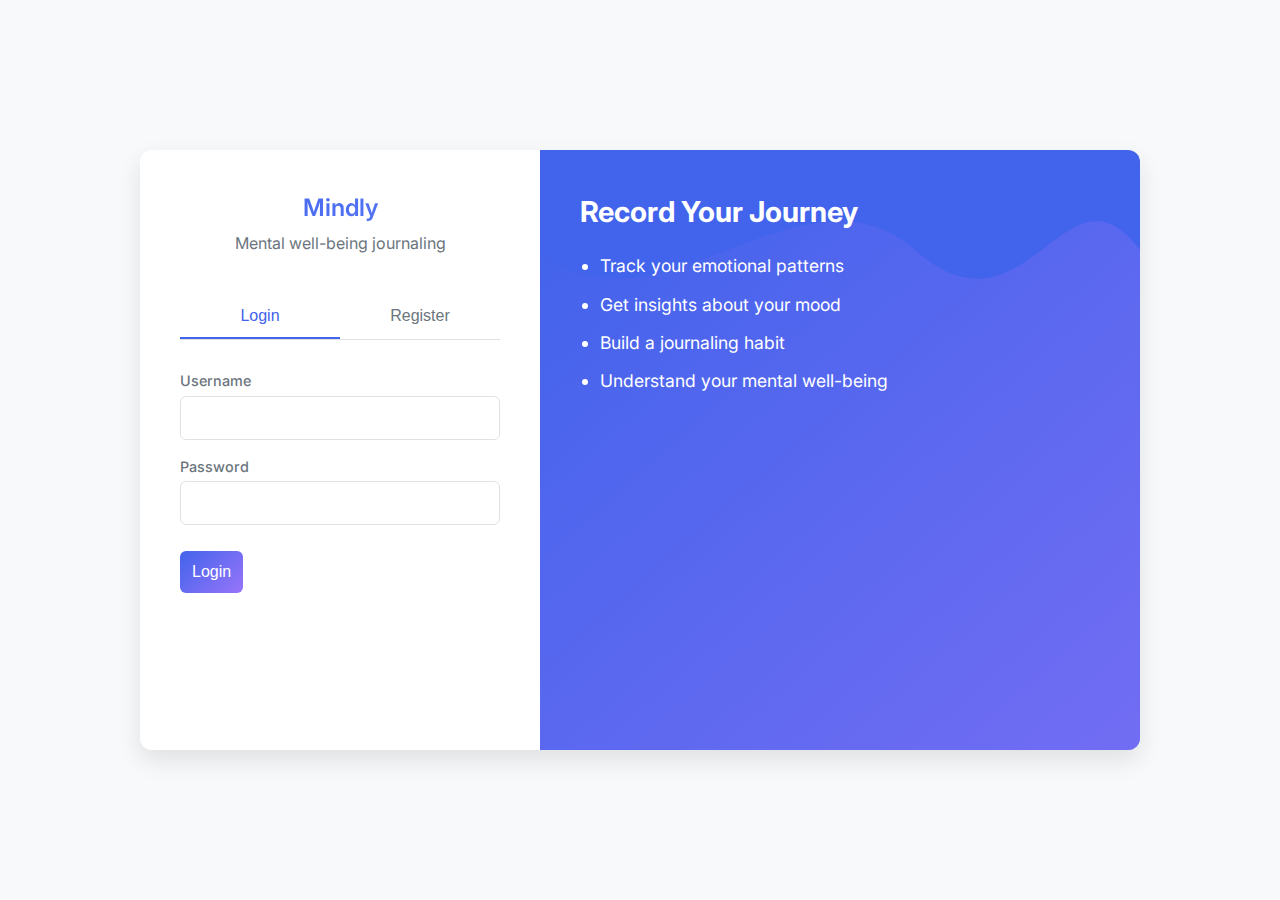
<file: index.html>
<!DOCTYPE html>
<html lang="en">
<head>
    <meta charset="UTF-8">
    <meta name="viewport" content="width=device-width, initial-scale=1.0">
    <title>Mindly - Login</title>
    <link rel="stylesheet" href="css/auth.css">
    <link rel="stylesheet" href="css/styles.css">
    <!-- Google Fonts -->
    <link rel="preconnect" href="https://fonts.googleapis.com">
    <link rel="preconnect" href="https://fonts.gstatic.com" crossorigin>
    <link href="https://fonts.googleapis.com/css2?family=Inter:wght@300;400;500;600;700&display=swap" rel="stylesheet">
</head>
<body>
    <div class="auth-container">
        <div class="auth-card">
            <div class="auth-header">
                <h1 class="logo-text">Mindly</h1>
                <p class="auth-subtitle">Mental well-being journaling</p>
            </div>
            
            <!-- Status Message - Shows login state -->
            <div id="auth-status" style="margin-bottom: 20px; padding: 10px; border-radius: 8px; background-color: #f0f0f0; display: none;">
                <p id="status-message"></p>
                <p style="margin-top: 10px;">
                    <a href="app.html" class="manual-link" style="display: inline-block; padding: 8px 12px; background: #4263eb; color: white; text-decoration: none; border-radius: 4px;">Go to App</a>
                </p>
            </div>
            
            <div class="auth-tabs">
                <button class="auth-tab active" data-tab="login">Login</button>
                <button class="auth-tab" data-tab="register">Register</button>
            </div>
            
            <!-- Login Form -->
            <div class="auth-form-container active" id="login-form">
                <form id="login-form-element">
                    <div class="form-group">
                        <label for="login-username">Username</label>
                        <input type="text" id="login-username" name="username" required>
                    </div>
                    
                    <div class="form-group">
                        <label for="login-password">Password</label>
                        <input type="password" id="login-password" name="password" required>
                    </div>
                    
                    <div class="form-message" id="login-message"></div>
                    
                    <button type="submit" class="auth-button">Login</button>
                </form>
            </div>
            
            <!-- Register Form -->
            <div class="auth-form-container" id="register-form">
                <form id="register-form-element">
                    <div class="form-group">
                        <label for="register-username">Username</label>
                        <input type="text" id="register-username" name="username" minlength="3" maxlength="50" required>
                        <small>3-50 characters, letters, numbers, underscores, and hyphens only</small>
                    </div>
                    
                    <div class="form-group">
                        <label for="register-email">Email</label>
                        <input type="email" id="register-email" name="email" required>
                    </div>
                    
                    <div class="form-group">
                        <label for="register-password">Password</label>
                        <input type="password" id="register-password" name="password" minlength="8" required>
                        <small>At least 8 characters</small>
                    </div>
                    
                    <div class="form-group">
                        <label for="register-confirm-password">Confirm Password</label>
                        <input type="password" id="register-confirm-password" name="confirm_password" required>
                    </div>
                    
                    <div class="form-message" id="register-message"></div>
                    
                    <button type="submit" class="auth-button">Register</button>
                </form>
            </div>
        </div>
        
        <div class="auth-info">
            <div class="auth-features">
                <h2>Record Your Journey</h2>
                <ul>
                    <li>Track your emotional patterns</li>
                    <li>Get insights about your mood</li>
                    <li>Build a journaling habit</li>
                    <li>Understand your mental well-being</li>
                </ul>
            </div>
            
            <div class="auth-bg-image">
                <!-- Decorative SVG pattern -->
                <svg viewBox="0 0 800 600" preserveAspectRatio="none">
                    <path d="M0,100 C150,200 350,0 500,100 C650,200 700,0 800,100 L800,600 L0,600 Z" fill="url(#gradient)" opacity="0.8"></path>
                    <defs>
                        <linearGradient id="gradient" x1="0%" y1="0%" x2="100%" y2="100%">
                            <stop offset="0%" style="stop-color:#4263eb;stop-opacity:0.7" />
                            <stop offset="100%" style="stop-color:#9775fa;stop-opacity:0.7" />
                        </linearGradient>
                    </defs>
                </svg>
            </div>
        </div>
    </div>
    
    <!-- Toast notification container -->
    <div class="toast-container"></div>
    
    <!-- Custom JavaScript for Login/Register -->
    <script>
    document.addEventListener('DOMContentLoaded', function() {
        // Check if already logged in
        const token = localStorage.getItem('mindly_token');
        const userData = localStorage.getItem('mindly_user_data');
        
        if (token && userData) {
            try {
                // Parse user data
                const user = JSON.parse(userData);
                
                // Show logged-in status
                const authStatus = document.getElementById('auth-status');
                const statusMessage = document.getElementById('status-message');
                
                authStatus.style.display = 'block';
                authStatus.style.backgroundColor = '#e8f5e9';
                statusMessage.textContent = `You are logged in as ${user.username}. Redirecting to the app...`;
                
                // Automatically redirect to app
                setTimeout(() => {
                    window.location.href = 'app.html';
                }, 1500);
            } catch (e) {
                console.error('Error parsing user data:', e);
            }
        }
        
        // Tab switching
        const tabs = document.querySelectorAll('.auth-tab');
        tabs.forEach(tab => {
            tab.addEventListener('click', () => {
                // Deactivate all tabs and forms
                document.querySelectorAll('.auth-tab').forEach(t => t.classList.remove('active'));
                document.querySelectorAll('.auth-form-container').forEach(f => f.classList.remove('active'));
                
                // Activate selected tab and form
                tab.classList.add('active');
                const formId = `${tab.dataset.tab}-form`;
                document.getElementById(formId).classList.add('active');
                
                // Clear messages
                document.querySelectorAll('.form-message').forEach(msg => {
                    msg.textContent = '';
                    msg.classList.remove('error', 'success');
                });
            });
        });
        
        // Login form submission
        const loginForm = document.getElementById('login-form-element');
        if (loginForm) {
            loginForm.addEventListener('submit', async function(e) {
                e.preventDefault();
                const username = document.getElementById('login-username').value;
                const password = document.getElementById('login-password').value;
                const messageElement = document.getElementById('login-message');
                
                // Clear previous messages
                messageElement.textContent = '';
                messageElement.classList.remove('error', 'success');
                
                // Add loading state
                const submitButton = loginForm.querySelector('.auth-button');
                submitButton.textContent = 'Logging in...';
                submitButton.disabled = true;
                
                try {
                    // Create form data for OAuth2 password flow
                    const formData = new FormData();
                    formData.append('username', username);
                    formData.append('password', password);
                    
                    // Make API request - use full URL with no /api prefix
                    const response = await fetch('https://api.zyphh.com/api/auth/login', {
                        method: 'POST',
                        body: formData
                    });
                    
                    // Handle response
                    if (response.ok) {
                        const data = await response.json();
                        
                        // Store authentication data
                        localStorage.setItem('mindly_token', data.access_token);
                        localStorage.setItem('mindly_user_data', JSON.stringify({
                            id: data.user_id,
                            username: data.username
                        }));
                        
                        // Show success message
                        messageElement.textContent = 'Login successful! Redirecting...';
                        messageElement.classList.add('success');
                        
                        // AUTOMATIC REDIRECT after successful login
                        setTimeout(() => {
                            window.location.href = 'app.html';
                        }, 1500);
                        
                    } else {
                        const errorData = await response.json().catch(() => ({ detail: 'Login failed' }));
                        throw new Error(errorData.detail || 'Login failed');
                    }
                } catch (error) {
                    // Show error message
                    messageElement.textContent = error.message || 'An error occurred during login';
                    messageElement.classList.add('error');
                    
                    // Log error details
                    console.error('Login error:', error);
                } finally {
                    // Reset button state
                    submitButton.textContent = 'Login';
                    submitButton.disabled = false;
                }
            });
        }
        
        // Register form submission
        const registerForm = document.getElementById('register-form-element');
        if (registerForm) {
            registerForm.addEventListener('submit', async function(e) {
                e.preventDefault();
                const username = document.getElementById('register-username').value;
                const email = document.getElementById('register-email').value;
                const password = document.getElementById('register-password').value;
                const confirmPassword = document.getElementById('register-confirm-password').value;
                const messageElement = document.getElementById('register-message');
                
                // Clear previous messages
                messageElement.textContent = '';
                messageElement.classList.remove('error', 'success');
                
                // Validate passwords match
                if (password !== confirmPassword) {
                    messageElement.textContent = 'Passwords do not match';
                    messageElement.classList.add('error');
                    return;
                }
                
                // Add loading state
                const submitButton = registerForm.querySelector('.auth-button');
                submitButton.textContent = 'Registering...';
                submitButton.disabled = true;
                
                try {
                    // Prepare registration data
                    const registrationData = {
                        username,
                        email,
                        password
                    };
                    
                    // Make API request
                    const response = await fetch('https://api.zyphh.com/api/auth/register', {
                        method: 'POST',
                        headers: {
                            'Content-Type': 'application/json'
                        },
                        body: JSON.stringify(registrationData)
                    });
                    
                    // Handle response
                    if (response.ok) {
                        // Show success message
                        messageElement.textContent = 'Registration successful! You can now log in.';
                        messageElement.classList.add('success');
                        
                        // Clear form
                        registerForm.reset();
                        
                        // Switch to login tab after delay
                        setTimeout(() => {
                            document.querySelector('.auth-tab[data-tab="login"]').click();
                        }, 2000);
                    } else {
                        const errorData = await response.json().catch(() => ({ detail: 'Registration failed' }));
                        throw new Error(errorData.detail || 'Registration failed');
                    }
                } catch (error) {
                    // Show error message
                    messageElement.textContent = error.message || 'An error occurred during registration';
                    messageElement.classList.add('error');
                    
                    // Log error details
                    console.error('Registration error:', error);
                } finally {
                    // Reset button state
                    submitButton.textContent = 'Register';
                    submitButton.disabled = false;
                }
            });
        }
    });
    </script>
</body>
</html>
</file>
<file: css/auth.css>
/* Mindly - Authentication Styles
   Modern, clean design for login/register pages */

   :root {
    /* Colors */
    --auth-bg: #f8f9fa;
    --auth-card-bg: #ffffff;
    --auth-text: #212529;
    --auth-text-secondary: #6c757d;
    --auth-border: #dee2e6;
    --auth-accent: #4263eb;
    --auth-accent-light: #edf2ff;
    --auth-error: #fa5252;
    --auth-success: #40c057;
    
    /* Gradients */
    --auth-gradient: linear-gradient(135deg, #4263eb, #9775fa);
    
    /* Shadows */
    --auth-shadow: 0 10px 25px rgba(0, 0, 0, 0.1);
}

/* Dark theme colors */
[data-theme="dark"] {
    --auth-bg: #1e1e1e;
    --auth-card-bg: #2d2d2d;
    --auth-text: #e9ecef;
    --auth-text-secondary: #adb5bd;
    --auth-border: #444444;
    --auth-accent: #748ffc;
    --auth-accent-light: #364fc7;
    --auth-error: #e03131;
    --auth-success: #37b24d;
}

/* Base styles */
body {
    font-family: 'Inter', -apple-system, BlinkMacSystemFont, 'Segoe UI', Roboto, sans-serif;
    background-color: var(--auth-bg);
    color: var(--auth-text);
    line-height: 1.5;
    -webkit-font-smoothing: antialiased;
    -moz-osx-font-smoothing: grayscale;
    margin: 0;
    padding: 0;
    min-height: 100vh;
    display: flex;
    justify-content: center;
    align-items: center;
}

/* Container layout */
.auth-container {
    display: flex;
    width: 100%;
    max-width: 1000px;
    height: 600px;
    box-shadow: var(--auth-shadow);
    border-radius: 12px;
    overflow: hidden;
    margin: 20px;
}

/* Authentication card */
.auth-card {
    background-color: var(--auth-card-bg);
    flex: 0 0 40%;
    padding: 40px;
    display: flex;
    flex-direction: column;
}

/* Info section with background image */
.auth-info {
    background-color: var(--auth-accent);
    flex: 1;
    padding: 40px;
    position: relative;
    overflow: hidden;
    color: white;
    display: flex;
    flex-direction: column;
    justify-content: space-between;
}

.auth-bg-image {
    position: absolute;
    top: 0;
    left: 0;
    width: 100%;
    height: 100%;
    z-index: 0;
}

.auth-bg-image svg {
    width: 100%;
    height: 100%;
}

/* Header */
.auth-header {
    margin-bottom: 40px;
    text-align: center;
}

.logo-text {
    font-size: 2.5rem;
    font-weight: 600;
    margin: 0;
    background: var(--auth-gradient);
    -webkit-background-clip: text;
    background-clip: text;
    -webkit-text-fill-color: transparent;
}

.auth-subtitle {
    font-size: 1rem;
    color: var(--auth-text-secondary);
    margin-top: 5px;
}

/* Tabs */
.auth-tabs {
    display: flex;
    margin-bottom: 30px;
    border-bottom: 1px solid var(--auth-border);
}

.auth-tab {
    flex: 1;
    padding: 12px;
    background: transparent;
    border: none;
    color: var(--auth-text-secondary);
    font-size: 1rem;
    font-weight: 500;
    cursor: pointer;
    transition: all 0.3s ease;
    border-bottom: 2px solid transparent;
}

.auth-tab:hover {
    color: var(--auth-accent);
}

.auth-tab.active {
    color: var(--auth-accent);
    border-bottom: 2px solid var(--auth-accent);
}

/* Forms */
.auth-form-container {
    display: none;
    flex-direction: column;
    flex: 1;
}

.auth-form-container.active {
    display: flex;
}

.form-group {
    margin-bottom: 20px;
}

.form-group label {
    display: block;
    margin-bottom: 8px;
    font-weight: 500;
    color: var(--auth-text);
}

.form-group input {
    width: 100%;
    padding: 12px;
    border: 1px solid var(--auth-border);
    border-radius: 6px;
    font-size: 1rem;
    background-color: var(--auth-card-bg);
    color: var(--auth-text);
    transition: border-color 0.3s ease;
}

.form-group input:focus {
    outline: none;
    border-color: var(--auth-accent);
}

.form-group small {
    display: block;
    font-size: 0.8rem;
    color: var(--auth-text-secondary);
    margin-top: 5px;
}

/* Button */
.auth-button {
    background: var(--auth-gradient);
    color: white;
    border: none;
    border-radius: 6px;
    padding: 12px;
    font-size: 1rem;
    font-weight: 500;
    cursor: pointer;
    transition: transform 0.2s ease, opacity 0.2s ease;
    margin-top: 10px;
}

.auth-button:hover {
    opacity: 0.9;
}

.auth-button:active {
    transform: scale(0.98);
}

/* Features list */
.auth-features {
    z-index: 1;
    position: relative;
}

.auth-features h2 {
    font-size: 1.8rem;
    margin-bottom: 20px;
}

.auth-features ul {
    padding-left: 20px;
}

.auth-features li {
    margin-bottom: 12px;
    font-size: 1.1rem;
}

/* Form message */
.form-message {
    margin: 10px 0;
    padding: 10px;
    border-radius: 6px;
    font-size: 0.9rem;
    display: none;
}

.form-message.error {
    background-color: rgba(250, 82, 82, 0.1);
    color: var(--auth-error);
    border: 1px solid rgba(250, 82, 82, 0.2);
    display: block;
}

.form-message.success {
    background-color: rgba(64, 192, 87, 0.1);
    color: var(--auth-success);
    border: 1px solid rgba(64, 192, 87, 0.2);
    display: block;
}

/* Toast notifications */
.toast-container {
    position: fixed;
    bottom: 20px;
    right: 20px;
    z-index: 1000;
}

.toast {
    padding: 15px;
    margin-bottom: 15px;
    background-color: var(--auth-card-bg);
    border-radius: 6px;
    box-shadow: 0 4px 10px rgba(0, 0, 0, 0.1);
    display: flex;
    align-items: center;
    gap: 10px;
    animation: slide-in 0.3s ease;
    max-width: 350px;
}

.toast-success {
    border-left: 4px solid var(--auth-success);
}

.toast-error {
    border-left: 4px solid var(--auth-error);
}

.toast-text {
    color: var(--auth-text);
}

@keyframes slide-in {
    from {
        transform: translateX(100%);
        opacity: 0;
    }
    to {
        transform: translateX(0);
        opacity: 1;
    }
}

/* Responsive styles */
@media (max-width: 768px) {
    .auth-container {
        flex-direction: column;
        height: auto;
    }
    
    .auth-card,
    .auth-info {
        flex: none;
        width: 100%;
    }
    
    .auth-info {
        display: none; /* Hide the info section on mobile */
    }
}
</file>
<file: css/styles.css>
/* Mindly - Main Styles
   Modern, clean design with a focus on stunning visualizations */

   :root {
    /* Light theme colors */
    --background: #f8f9fa;
    --surface: #ffffff;
    --surface-hover: #f1f3f5;
    --text-primary: #212529;
    --text-secondary: #6c757d;
    --accent: #4263eb;
    --accent-lighter: #5c7cfa;
    --accent-light: #edf2ff;
    --border: #dee2e6;
    --success: #40c057;
    --warning: #fd7e14;
    --error: #fa5252;
    --neutral: #adb5bd;
    
    /* Sentiment colors */
    --positive: #40c057;
    --positive-light: rgba(64, 192, 87, 0.1);
    --neutral-sentiment: #adb5bd;
    --neutral-light: rgba(173, 181, 189, 0.1);
    --negative: #fa5252;
    --negative-light: rgba(250, 82, 82, 0.1);
    
    /* Gradients */
    --gradient-primary: linear-gradient(135deg, #4263eb, #5c7cfa);
    --gradient-positive: linear-gradient(135deg, #37b24d, #69db7c);
    --gradient-negative: linear-gradient(135deg, #e03131, #ff6b6b);
    
    /* Layout values */
    --header-height: 64px;
    --footer-height: 50px;
    --container-max-width: 1300px;
    --card-border-radius: 12px;
    --button-border-radius: 8px;
    --spacing-xs: 4px;
    --spacing-sm: 8px;
    --spacing-md: 16px;
    --spacing-lg: 24px;
    --spacing-xl: 32px;
    
    /* Shadows */
    --shadow-sm: 0 2px 4px rgba(0, 0, 0, 0.05);
    --shadow-md: 0 4px 10px rgba(0, 0, 0, 0.08);
    --shadow-lg: 0 10px 25px rgba(0, 0, 0, 0.1);
    
    /* Transitions */
    --transition-fast: 150ms ease;
    --transition-normal: 250ms ease;
    
    /* Chart colors */
    --chart-grid: rgba(0, 0, 0, 0.05);
    --chart-text: #6c757d;
}

/* Dark theme colors */
[data-theme="dark"] {
    --background: #121212;
    --surface: #1e1e1e;
    --surface-hover: #2a2a2a;
    --text-primary: #e9ecef;
    --text-secondary: #adb5bd;
    --accent: #748ffc;
    --accent-lighter: #91a7ff;
    --accent-light: #2b3a67;
    --border: #444444;
    --success: #37b24d;
    --warning: #f59f00;
    --error: #e03131;
    --neutral: #868e96;
    
    /* Sentiment colors - adjusted for dark mode */
    --positive: #37b24d;
    --positive-light: rgba(55, 178, 77, 0.15);
    --neutral-sentiment: #868e96;
    --neutral-light: rgba(134, 142, 150, 0.15);
    --negative: #e03131;
    --negative-light: rgba(224, 49, 49, 0.15);
    
    /* Chart colors for dark mode */
    --chart-grid: rgba(255, 255, 255, 0.08);
    --chart-text: #adb5bd;
}

/* Base styles */
* {
    margin: 0;
    padding: 0;
    box-sizing: border-box;
}

body {
    font-family: 'Inter', -apple-system, BlinkMacSystemFont, 'Segoe UI', Roboto, sans-serif;
    background-color: var(--background);
    color: var(--text-primary);
    line-height: 1.5;
    -webkit-font-smoothing: antialiased;
    -moz-osx-font-smoothing: grayscale;
    margin: 0;
    padding: 0;
    min-height: 100vh;
}

/* Container */
.app-container {
    max-width: var(--container-max-width);
    min-height: 100vh;
    margin: 0 auto;
    display: flex;
    flex-direction: column;
    padding: 0 var(--spacing-md);
}

/* Header */
.app-header {
    height: var(--header-height);
    display: flex;
    align-items: center;
    justify-content: space-between;
    border-bottom: 1px solid var(--border);
    position: sticky;
    top: 0;
    background-color: var(--background);
    z-index: 10;
    padding: 0 var(--spacing-md);
}

.logo {
    display: flex;
    align-items: center;
}

.logo-text {
    font-size: 1.5rem;
    font-weight: 600;
    background: var(--gradient-primary);
    -webkit-background-clip: text;
    background-clip: text;
    -webkit-text-fill-color: transparent;
}

.user-menu {
    display: flex;
    align-items: center;
    gap: var(--spacing-lg);
}

.user-info {
    display: flex;
    align-items: center;
    gap: var(--spacing-sm);
    position: relative;
}

#username-display {
    font-weight: 500;
}

.dropdown {
    position: relative;
}

.dropdown-toggle {
    background: transparent;
    border: none;
    cursor: pointer;
    display: flex;
    align-items: center;
    color: var(--text-secondary);
}

.dropdown-menu {
    position: absolute;
    right: 0;
    top: 100%;
    background-color: var(--surface);
    border-radius: var(--button-border-radius);
    box-shadow: var(--shadow-md);
    padding: var(--spacing-sm) 0;
    min-width: 150px;
    display: none;
    z-index: 100;
}

.dropdown-menu.active {
    display: block;
}

.dropdown-menu a {
    display: block;
    padding: var(--spacing-sm) var(--spacing-md);
    color: var(--text-primary);
    text-decoration: none;
    transition: background-color var(--transition-fast);
}

.dropdown-menu a:hover {
    background-color: var(--surface-hover);
}

.streak-display {
    display: flex;
    align-items: center;
    gap: var(--spacing-xs);
    background-color: var(--accent-light);
    padding: 6px var(--spacing-md);
    border-radius: 16px;
}

.streak-flame {
    font-size: 1.1rem;
}

.streak-count {
    font-weight: 600;
    color: var(--accent);
}

.streak-label {
    font-size: 0.8rem;
    color: var(--text-secondary);
}

/* Button styles */
.icon-button {
    width: 36px;
    height: 36px;
    border-radius: 50%;
    border: none;
    display: flex;
    align-items: center;
    justify-content: center;
    background-color: transparent;
    color: var(--text-secondary);
    cursor: pointer;
    transition: background-color var(--transition-fast);
}

.icon-button:hover {
    background-color: var(--surface-hover);
    color: var(--accent);
}

.icon-text-button {
    display: flex;
    align-items: center;
    gap: var(--spacing-sm);
    padding: 6px var(--spacing-md);
    border-radius: var(--button-border-radius);
    border: 1px solid var(--border);
    background-color: transparent;
    color: var(--text-secondary);
    font-size: 0.9rem;
    cursor: pointer;
    transition: all var(--transition-fast);
}

.icon-text-button:hover {
    background-color: var(--accent-light);
    border-color: var(--accent);
    color: var(--accent);
}

.icon-text-button svg {
    stroke: currentColor;
}

.primary-button {
    display: flex;
    align-items: center;
    justify-content: center;
    gap: var(--spacing-sm);
    padding: 10px var(--spacing-lg);
    background: var(--gradient-primary);
    color: white;
    border: none;
    border-radius: var(--button-border-radius);
    font-size: 1rem;
    font-weight: 500;
    cursor: pointer;
    transition: all var(--transition-fast);
}

.primary-button:hover {
    opacity: 0.9;
    transform: translateY(-1px);
}

.primary-button:active {
    transform: translateY(0);
}

/* Main content */
.app-content {
    flex: 1;
    padding: var(--spacing-lg) 0;
    display: grid;
    grid-template-columns: repeat(12, 1fr);
    gap: var(--spacing-lg);
}

/* Card sections */
.card-section {
    background-color: var(--surface);
    border-radius: var(--card-border-radius);
    box-shadow: var(--shadow-sm);
    padding: var(--spacing-lg);
    overflow: hidden;
}

.card-header {
    display: flex;
    justify-content: space-between;
    align-items: center;
    margin-bottom: var(--spacing-lg);
}

.card-section h2 {
    font-weight: 600;
    font-size: 1.25rem;
    color: var(--text-primary);
    margin: 0;
}

/* Section specific placement */
.journal-section {
    grid-column: span 5;
    grid-row: span 2;
}

.analytics-section {
    grid-column: span 7;
    grid-row: span 2;
}

.entries-section {
    grid-column: span 7;
}

.insights-section {
    grid-column: span 5;
}

/* Form elements */
.form-group {
    margin-bottom: var(--spacing-md);
}

.form-group label {
    display: block;
    margin-bottom: var(--spacing-xs);
    font-weight: 500;
    font-size: 0.9rem;
    color: var(--text-secondary);
}

.date-input {
    max-width: 200px;
}

#journal-date {
    width: 100%;
    padding: 10px var(--spacing-md);
    border: 1px solid var(--border);
    border-radius: var(--button-border-radius);
    font-size: 1rem;
    background-color: var(--surface);
    color: var(--text-primary);
}

#journal-text {
    width: 100%;
    min-height: 220px;
    padding: var(--spacing-md);
    border: 1px solid var(--border);
    border-radius: var(--button-border-radius);
    font-size: 1rem;
    background-color: var(--surface);
    color: var(--text-primary);
    resize: vertical;
    font-family: inherit;
}

#journal-text:focus, #journal-date:focus {
    outline: none;
    border-color: var(--accent);
}

/* Prompt container */
.prompt-container {
    margin-bottom: var(--spacing-md);
}

#journal-prompt {
    font-style: italic;
    background: var(--gradient-primary);
    padding: var(--spacing-md);
    border-radius: var(--button-border-radius);
    color: white;
    margin-bottom: var(--spacing-md);
    position: relative;
    overflow: hidden;
    box-shadow: var(--shadow-sm);
}

#journal-prompt::before {
    content: """;
    position: absolute;
    top: -20px;
    left: 10px;
    font-size: 100px;
    opacity: 0.1;
    color: white;
}

/* Time filter buttons */
.time-filter {
    display: flex;
    gap: 2px;
    background-color: var(--accent-light);
    border-radius: 20px;
    padding: 2px;
}

.time-filter-button {
    background: transparent;
    border: none;
    padding: 6px var(--spacing-md);
    font-size: 0.8rem;
    border-radius: 16px;
    color: var(--text-secondary);
    cursor: pointer;
    transition: all var(--transition-fast);
}

.time-filter-button.active {
    background-color: var(--surface);
    color: var(--accent);
}

/* Tabs */
.tabs {
    display: flex;
    margin-bottom: var(--spacing-md);
    border-bottom: 1px solid var(--border);
}

.tab-button {
    background: transparent;
    color: var(--text-secondary);
    border: none;
    padding: var(--spacing-sm) var(--spacing-lg);
    cursor: pointer;
    border-bottom: 2px solid transparent;
    transition: all var(--transition-fast);
    font-weight: 500;
}

.tab-button:hover {
    color: var(--accent);
}

.tab-button.active {
    color: var(--accent);
    border-bottom: 2px solid var(--accent);
}

.tab-content {
    display: none;
    height: 100%;
}

.tab-content.active {
    display: block;
}

/* Chart containers */
.chart-container {
    position: relative;
    height: 300px;
    width: 100%;
    margin-bottom: var(--spacing-md);
}

/* Sentiment summary cards */
.sentiment-summary {
    display: flex;
    justify-content: space-between;
    gap: var(--spacing-md);
    margin-top: var(--spacing-lg);
}

.sentiment-card {
    flex: 1;
    padding: var(--spacing-md);
    border-radius: var(--button-border-radius);
    text-align: center;
}

.sentiment-card.positive {
    background-color: var(--positive-light);
}

.sentiment-card.neutral {
    background-color: var(--neutral-light);
}

.sentiment-card.negative {
    background-color: var(--negative-light);
}

.sentiment-icon {
    font-size: 2rem;
    margin-bottom: var(--spacing-xs);
}

.sentiment-count {
    font-size: 1.5rem;
    font-weight: 700;
}

.sentiment-label {
    font-size: 0.9rem;
    color: var(--text-secondary);
}

/* Entry cards */
.entries-list {
    display: flex;
    flex-direction: column;
    gap: var(--spacing-md);
    max-height: 300px;
    overflow-y: auto;
    padding-right: var(--spacing-sm);
}

.entries-list::-webkit-scrollbar {
    width: 6px;
}

.entries-list::-webkit-scrollbar-track {
    background: var(--background);
    border-radius: 10px;
}

.entries-list::-webkit-scrollbar-thumb {
    background: var(--border);
    border-radius: 10px;
}

.entry-card {
    padding: var(--spacing-md);
    background-color: var(--surface-hover);
    border-radius: var(--button-border-radius);
    border-left: 4px solid var(--neutral-sentiment);
    position: relative;
}

.entry-card.positive {
    border-left-color: var(--positive);
}

.entry-card.negative {
    border-left-color: var(--negative);
}

.entry-header {
    display: flex;
    justify-content: space-between;
    margin-bottom: var(--spacing-xs);
}

.entry-date {
    font-weight: 500;
    font-size: 0.9rem;
}

.entry-sentiment {
    font-size: 0.75rem;
    padding: 2px 8px;
    border-radius: 12px;
    color: white;
}

.entry-sentiment.positive {
    background-color: var(--positive);
}

.entry-sentiment.neutral {
    background-color: var(--neutral-sentiment);
}

.entry-sentiment.negative {
    background-color: var(--negative);
}

.entry-text {
    font-size: 0.9rem;
    color: var(--text-secondary);
    margin-bottom: var(--spacing-sm);
    display: -webkit-box;
    -webkit-line-clamp: 2;
    -webkit-box-orient: vertical;
    overflow: hidden;
}

.entry-tags {
    display: flex;
    flex-wrap: wrap;
    gap: 6px;
    margin-bottom: var(--spacing-sm);
}

.entry-tag {
    font-size: 0.75rem;
    padding: 2px 8px;
    border-radius: 12px;
    background-color: var(--accent-light);
    color: var(--accent);
}

.entry-actions {
    position: absolute;
    top: var(--spacing-md);
    right: var(--spacing-md);
    display: flex;
    gap: 2px;
    opacity: 0;
    transition: opacity var(--transition-fast);
}

.entry-card:hover .entry-actions {
    opacity: 1;
}

/* Insights */
.insights-container {
    display: flex;
    flex-direction: column;
    gap: var(--spacing-md);
    max-height: 300px;
    overflow-y: auto;
    padding-right: var(--spacing-sm);
}

.insights-container::-webkit-scrollbar {
    width: 6px;
}

.insights-container::-webkit-scrollbar-track {
    background: var(--background);
    border-radius: 10px;
}

.insights-container::-webkit-scrollbar-thumb {
    background: var(--border);
    border-radius: 10px;
}

.insight-card {
    padding: var(--spacing-md);
    background-color: var(--surface-hover);
    border-radius: var(--button-border-radius);
    display: flex;
    gap: var(--spacing-md);
    align-items: flex-start;
}

.insight-icon {
    color: var(--accent);
    flex-shrink: 0;
}

.insight-text {
    font-size: 0.9rem;
    color: var(--text-primary);
}

/* Footer */
.app-footer {
    height: var(--footer-height);
    display: flex;
    align-items: center;
    justify-content: center;
    border-top: 1px solid var(--border);
    font-size: 0.875rem;
    color: var(--text-secondary);
    margin-top: auto;
}

/* Modal */
.modal {
    display: none;
    position: fixed;
    top: 0;
    left: 0;
    width: 100%;
    height: 100%;
    background-color: rgba(0, 0, 0, 0.5);
    justify-content: center;
    align-items: center;
    z-index: 1000;
}

.modal.active {
    display: flex;
}

.modal-content {
    background-color: var(--surface);
    border-radius: var(--card-border-radius);
    padding: var(--spacing-lg);
    box-shadow: var(--shadow-lg);
    max-width: 400px;
    width: 100%;
    text-align: center;
}

.modal-content h2 {
    margin-bottom: var(--spacing-md);
}

.modal-content p {
    margin-bottom: var(--spacing-lg);
    color: var(--text-secondary);
}

/* Loading state */
.loading {
    opacity: 0.6;
    pointer-events: none;
    position: relative;
}

.loading::after {
    content: "";
    position: absolute;
    top: 50%;
    left: 50%;
    width: 20px;
    height: 20px;
    margin: -10px 0 0 -10px;
    border: 2px solid var(--accent-light);
    border-radius: 50%;
    border-top-color: var(--accent);
    animation: spin 1s linear infinite;
}

@keyframes spin {
    to {
        transform: rotate(360deg);
    }
}

/* Toast notifications */
.toast-container {
    position: fixed;
    bottom: 20px;
    right: 20px;
    z-index: 1000;
}

.toast {
    padding: var(--spacing-md);
    margin-bottom: var(--spacing-md);
    background-color: var(--surface);
    border-radius: var(--button-border-radius);
    box-shadow: var(--shadow-md);
    display: flex;
    align-items: center;
    gap: var(--spacing-sm);
    animation: slide-in 0.3s ease;
    max-width: 350px;
}

.toast-success {
    border-left: 4px solid var(--success);
}

.toast-error {
    border-left: 4px solid var(--error);
}

.toast-text {
    color: var(--text-primary);
}

@keyframes slide-in {
    from {
        transform: translateX(100%);
        opacity: 0;
    }
    to {
        transform: translateX(0);
        opacity: 1;
    }
}

/* Responsive styles */
@media (max-width: 1200px) {
    .journal-section {
        grid-column: span 6;
    }
    
    .analytics-section {
        grid-column: span 6;
    }
    
    .entries-section, .insights-section {
        grid-column: span 6;
    }
}

@media (max-width: 900px) {
    .app-content {
        grid-template-columns: 1fr;
    }
    
    .journal-section, .analytics-section, .entries-section, .insights-section {
        grid-column: span 1;
        grid-row: auto;
    }
}

@media (max-width: 600px) {
    .app-container {
        padding: 0 var(--spacing-sm);
    }
    
    .card-section {
        padding: var(--spacing-md);
    }
    
    .sentiment-summary {
        flex-direction: column;
        gap: var(--spacing-sm);
    }
    
    .streak-display {
        display: none;
    }
    
    .card-header {
        flex-direction: column;
        align-items: flex-start;
        gap: var(--spacing-sm);
    }
    
    .time-filter {
        width: 100%;
        justify-content: space-between;
    }
}
</file>
